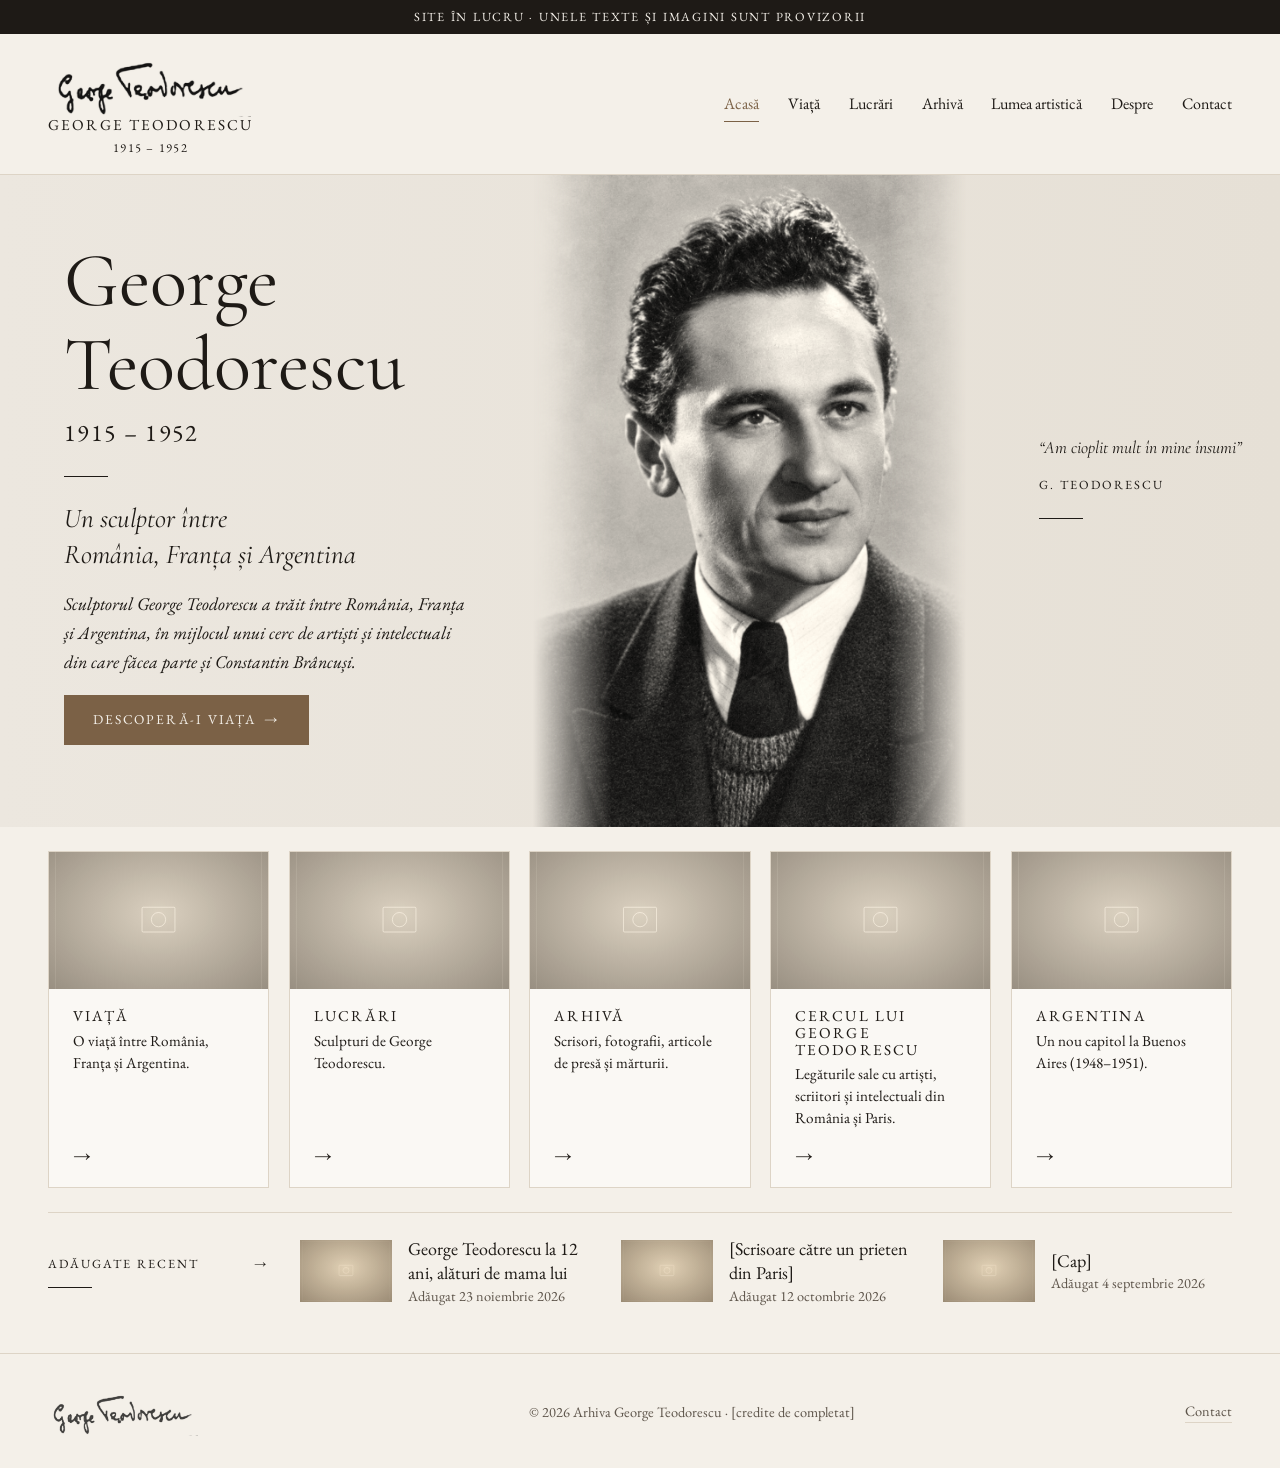
<file: index.html>
<!doctype html>
<html lang="ro">
<head>
<meta charset="utf-8">
<meta name="viewport" content="width=device-width, initial-scale=1">
<!-- remove at launch, when placeholders are replaced -->
<meta name="robots" content="noindex">
<title>George Teodorescu (1915–1952)</title>
<meta name="description" content="George Teodorescu (1915–1952): sculptor între România, Paris și Buenos Aires.">
<link rel="preconnect" href="https://fonts.googleapis.com">
<link rel="preconnect" href="https://fonts.gstatic.com" crossorigin>
<link href="https://fonts.googleapis.com/css2?family=Cormorant+Garamond:ital,wght@0,400;0,500;1,400&family=EB+Garamond:ital,wght@0,400;0,500;1,400&display=swap" rel="stylesheet">
<link rel="stylesheet" href="css/style.css">
</head>
<body>
<div class="wip" role="note">Site în lucru · unele texte și imagini sunt provizorii</div>
<header class="site-header">
  <div class="wrap">
    <a class="brand" href="index.html">
      <img src="assets/img/signature-george-teodorescu.png" alt="" width="200" height="67">
      <span class="name">George Teodorescu</span>
      <span class="years">1915 – 1952</span>
    </a>
    <nav class="nav" aria-label="Navigare principală">
      <a href="index.html" aria-current="page">Acasă</a>
      <a href="life.html">Viață</a>
      <a href="work.html">Lucrări</a>
      <a href="archive.html">Arhivă</a>
      <a href="circle.html">Lumea artistică</a>
      <a href="about.html">Despre</a>
      <a href="contact.html">Contact</a>
    </nav>
  </div>
</header>
<main>
<section class="hero">
  <div class="hero-text">
    <h1>George<br>Teodorescu</h1>
    <p class="dates">1915 – 1952</p>
    <hr class="rule">
    <p class="tagline">Un sculptor între<br>România, Franța și Argentina</p>
    <p><em>Sculptorul George Teodorescu a trăit între România, Franța și Argentina, în mijlocul unui cerc de artiști și intelectuali din care făcea parte și Constantin Brâncuși.</em></p>
    <p><a class="btn arrow" href="life.html">Descoperă-i viața</a></p>
  </div>
  <div class="hero-photo">
    <img src="assets/img/george-teodorescu.jpg" alt="Portretul lui George Teodorescu">
    <blockquote class="hero-quote">
      <em lang="ro">“Am cioplit mult în mine însumi”</em>
      <cite class="label">G. Teodorescu</cite>
      <hr class="rule">
    </blockquote>
  </div>
</section>

<div class="wrap">
  <div class="cards">
    <a class="card" href="life.html">
      <img src="assets/img/placeholder.svg" alt="[Vedere din București sau Paris, anii 1930]">
      <div class="card-body">
        <h3>Viață</h3>
        <p>O viață între România, Franța și Argentina.</p>
        <span class="arrow" aria-hidden="true"></span>
      </div>
    </a>
    <a class="card" href="work.html">
      <img src="assets/img/placeholder.svg" alt="[O sculptură de George Teodorescu]">
      <div class="card-body">
        <h3>Lucrări</h3>
        <p>Sculpturi de George Teodorescu.</p>
        <span class="arrow" aria-hidden="true"></span>
      </div>
    </a>
    <a class="card" href="archive.html">
      <img src="assets/img/placeholder.svg" alt="[Scrisori și plicuri scrise de mână]">
      <div class="card-body">
        <h3>Arhivă</h3>
        <p>Scrisori, fotografii, articole de presă și mărturii.</p>
        <span class="arrow" aria-hidden="true"></span>
      </div>
    </a>
    <a class="card" href="circle.html">
      <img src="assets/img/placeholder.svg" alt="[George Teodorescu alături de Constantin Brâncuși]">
      <div class="card-body">
        <h3>Cercul lui George Teodorescu</h3>
        <p>Legăturile sale cu artiști, scriitori și intelectuali din România și Paris.</p>
        <span class="arrow" aria-hidden="true"></span>
      </div>
    </a>
    <a class="card" href="life.html#argentina">
      <img src="assets/img/placeholder.svg" alt="[O stradă din Buenos Aires, spre sfârșitul anilor 1940]">
      <div class="card-body">
        <h3>Argentina</h3>
        <p>Un nou capitol la Buenos Aires (1948–1951).</p>
        <span class="arrow" aria-hidden="true"></span>
      </div>
    </a>
  </div>

  <div class="strip">
    <a class="head label" href="archive.html"><span>Adăugate recent<hr class="rule"></span><span class="arrow" aria-hidden="true"></span></a>
  </div>
</div>
</main>
<footer class="site-footer">
  <div class="wrap">
    <img src="assets/img/signature-george-teodorescu.png" alt="" width="150" height="50">
    <span>© 2026 Arhiva George Teodorescu · [credite de completat]</span>
    <a class="link" href="contact.html">Contact</a>
  </div>
</footer>
<script src="js/data.js"></script>
<script src="js/app.js"></script>
</body>
</html>
</file>
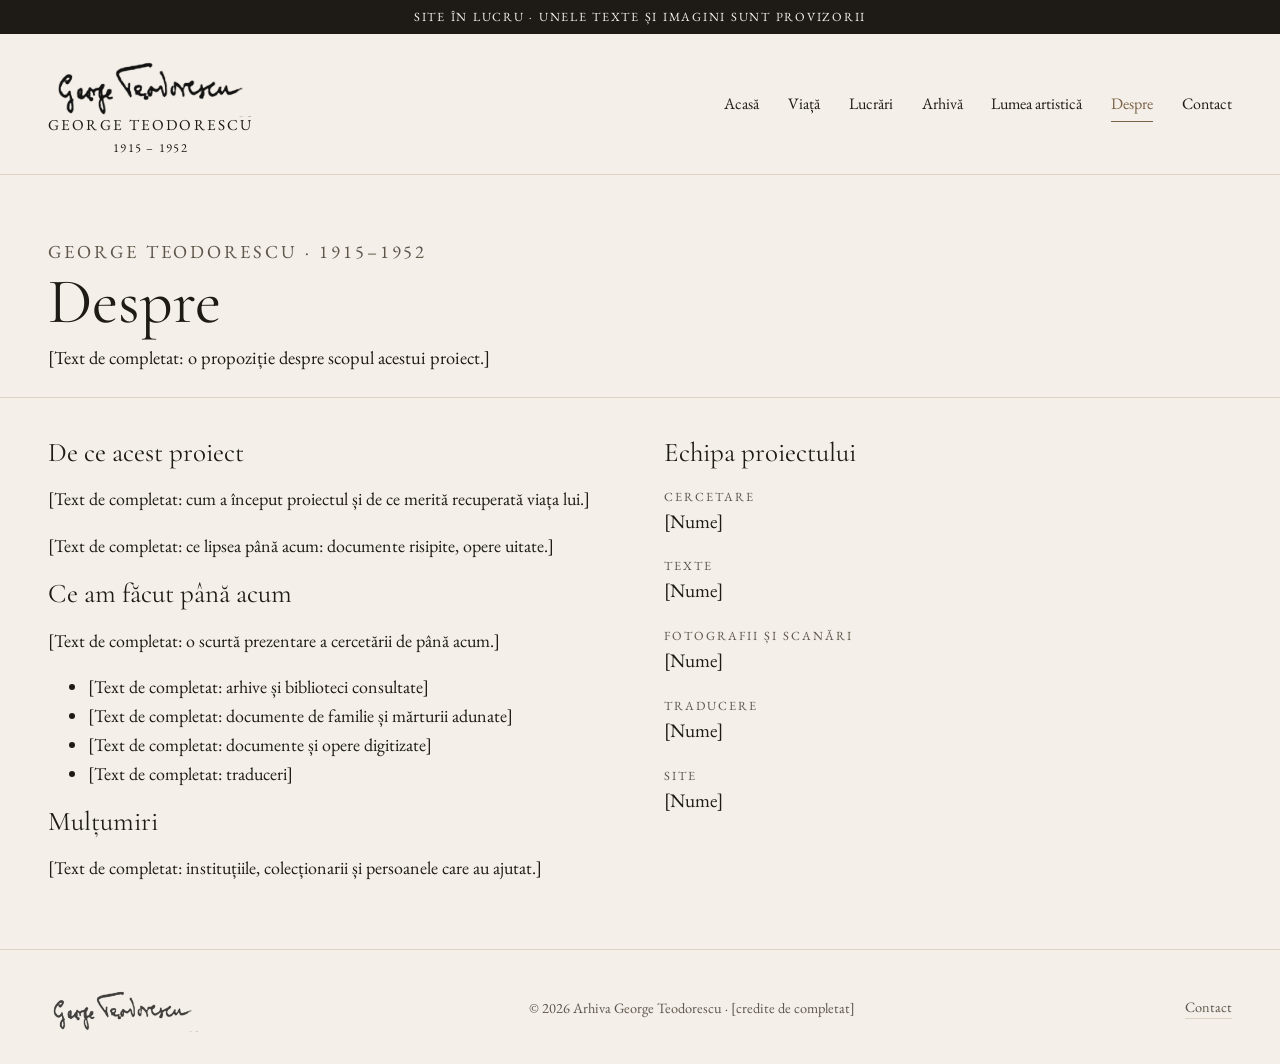
<file: about.html>
<!doctype html>
<html lang="ro">
<head>
<meta charset="utf-8">
<meta name="viewport" content="width=device-width, initial-scale=1">
<!-- remove at launch, when placeholders are replaced -->
<meta name="robots" content="noindex">
<title>Despre · George Teodorescu</title>
<meta name="description" content="De ce există acest proiect, ce s-a făcut pentru a recupera viața și opera lui George Teodorescu și cine se află în spatele lui.">
<link rel="preconnect" href="https://fonts.googleapis.com">
<link rel="preconnect" href="https://fonts.gstatic.com" crossorigin>
<link href="https://fonts.googleapis.com/css2?family=Cormorant+Garamond:ital,wght@0,400;0,500;1,400&family=EB+Garamond:ital,wght@0,400;0,500;1,400&display=swap" rel="stylesheet">
<link rel="stylesheet" href="css/style.css">
</head>
<body>
<div class="wip" role="note">Site în lucru · unele texte și imagini sunt provizorii</div>
<header class="site-header">
  <div class="wrap">
    <a class="brand" href="index.html">
      <img src="assets/img/signature-george-teodorescu.png" alt="" width="200" height="67">
      <span class="name">George Teodorescu</span>
      <span class="years">1915 – 1952</span>
    </a>
    <nav class="nav" aria-label="Navigare principală">
      <a href="index.html">Acasă</a>
      <a href="life.html">Viață</a>
      <a href="work.html">Lucrări</a>
      <a href="archive.html">Arhivă</a>
      <a href="circle.html">Lumea artistică</a>
      <a href="about.html" aria-current="page">Despre</a>
      <a href="contact.html">Contact</a>
    </nav>
  </div>
</header>
<main>
<div class="wrap page-head">
  <p class="label muted">George Teodorescu · 1915–1952</p>
  <h1>Despre</h1>
  <p>[Text de completat: o propoziție despre scopul acestui proiect.]</p>
</div>
<div class="wrap">
  <section class="split">
    <div class="prose">
      <h2>De ce acest proiect</h2>
      <p>[Text de completat: cum a început proiectul și de ce merită recuperată viața lui.]</p>
      <p>[Text de completat: ce lipsea până acum: documente risipite, opere uitate.]</p>
      <h2>Ce am făcut până acum</h2>
      <p>[Text de completat: o scurtă prezentare a cercetării de până acum.]</p>
      <ul>
        <li>[Text de completat: arhive și biblioteci consultate]</li>
        <li>[Text de completat: documente de familie și mărturii adunate]</li>
        <li>[Text de completat: documente și opere digitizate]</li>
        <li>[Text de completat: traduceri]</li>
      </ul>
      <h2>Mulțumiri</h2>
      <p>[Text de completat: instituțiile, colecționarii și persoanele care au ajutat.]</p>
    </div>
    <div>
      <h2>Echipa proiectului</h2>
      <dl class="facts">
        <dt class="label muted">Cercetare</dt>
        <dd>[Nume]</dd>
        <dt class="label muted">Texte</dt>
        <dd>[Nume]</dd>
        <dt class="label muted">Fotografii și scanări</dt>
        <dd>[Nume]</dd>
        <dt class="label muted">Traducere</dt>
        <dd>[Nume]</dd>
        <dt class="label muted">Site</dt>
        <dd>[Nume]</dd>
      </dl>
    </div>
  </section>
</div>
</main>
<footer class="site-footer">
  <div class="wrap">
    <img src="assets/img/signature-george-teodorescu.png" alt="" width="150" height="50">
    <span>© 2026 Arhiva George Teodorescu · [credite de completat]</span>
    <a class="link" href="contact.html">Contact</a>
  </div>
</footer>
</body>
</html>
</file>
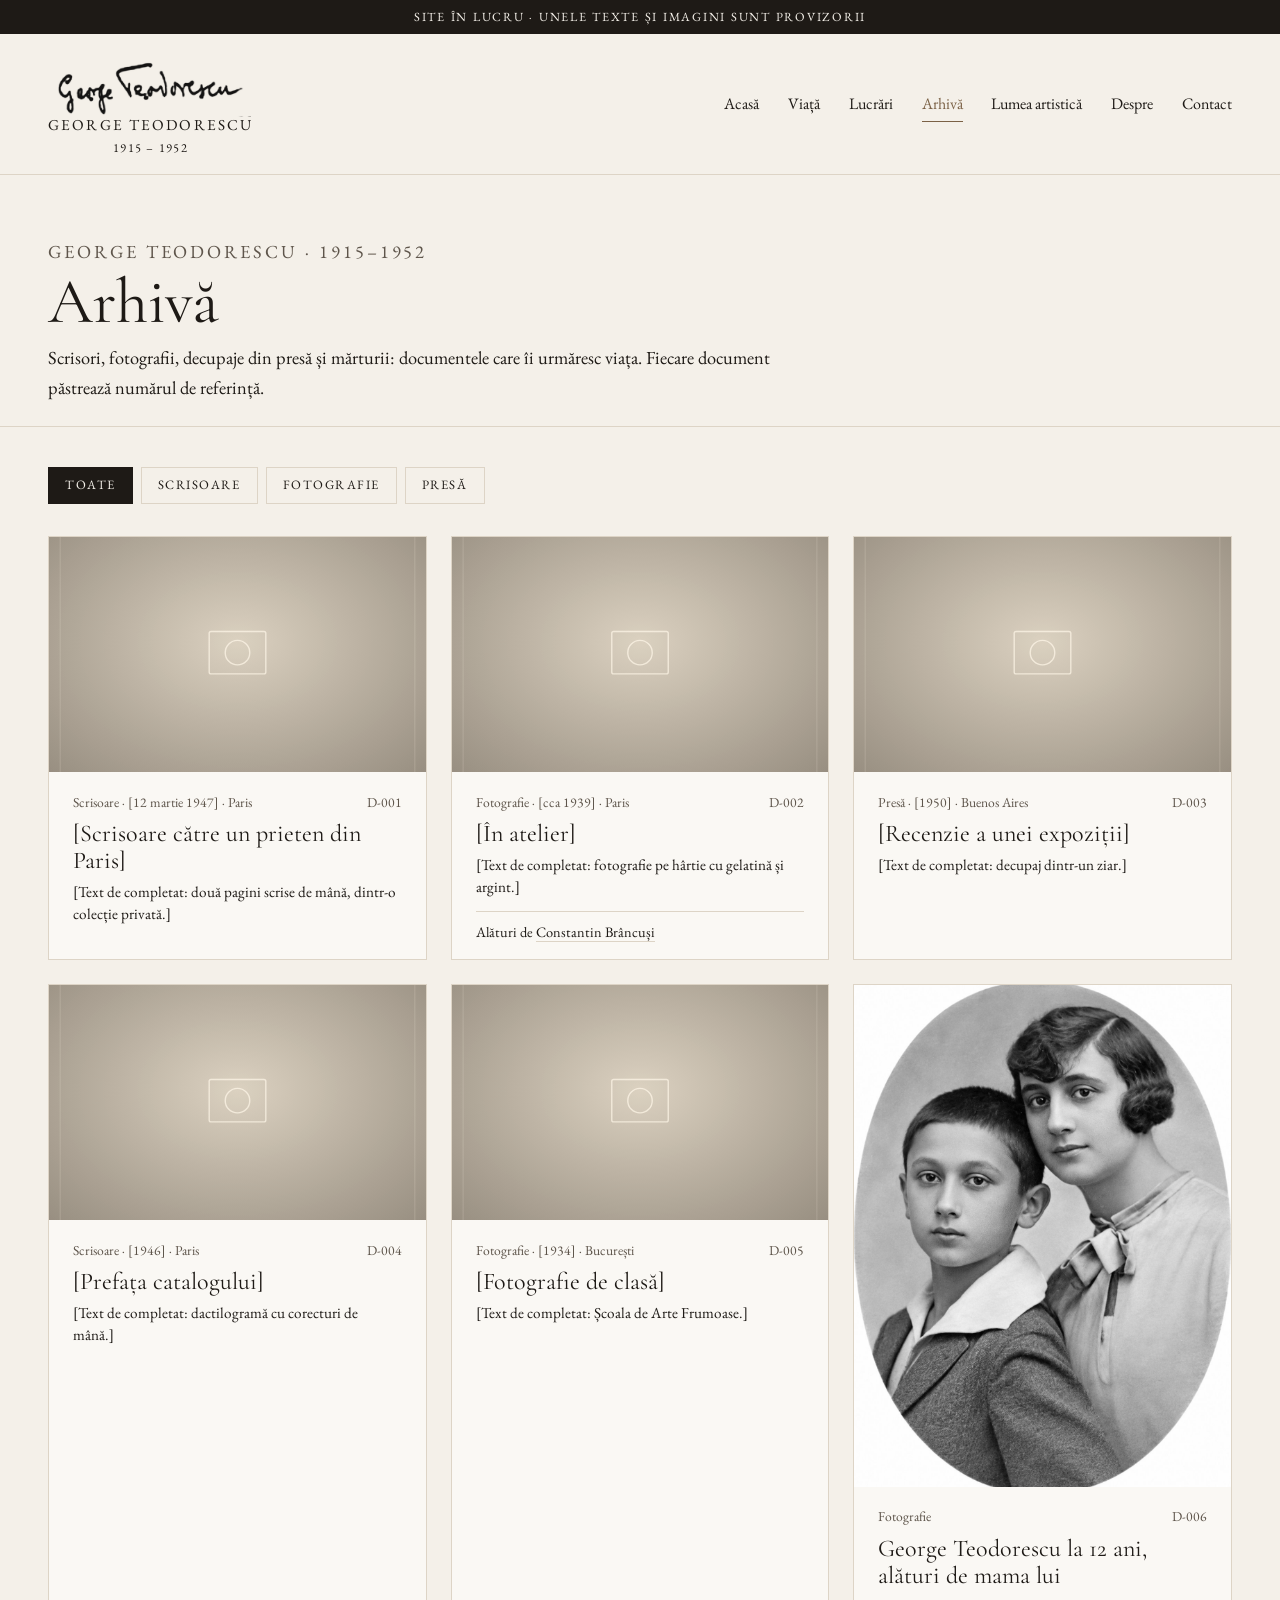
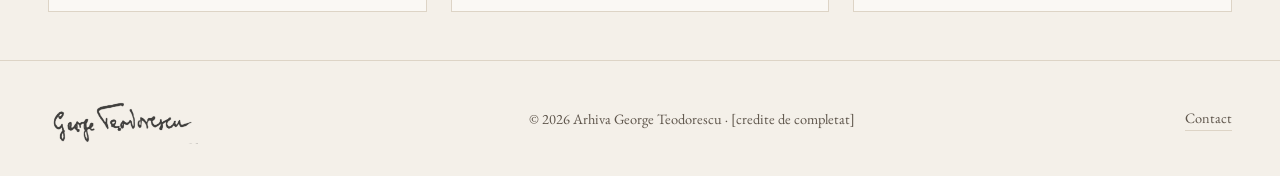
<file: archive.html>
<!doctype html>
<html lang="ro">
<head>
<meta charset="utf-8">
<meta name="viewport" content="width=device-width, initial-scale=1">
<!-- remove at launch, when placeholders are replaced -->
<meta name="robots" content="noindex">
<title>Arhivă · George Teodorescu</title>
<meta name="description" content="Documente despre George Teodorescu: scrisori, fotografii, articole de presă și mărturii.">
<link rel="preconnect" href="https://fonts.googleapis.com">
<link rel="preconnect" href="https://fonts.gstatic.com" crossorigin>
<link href="https://fonts.googleapis.com/css2?family=Cormorant+Garamond:ital,wght@0,400;0,500;1,400&family=EB+Garamond:ital,wght@0,400;0,500;1,400&display=swap" rel="stylesheet">
<link rel="stylesheet" href="css/style.css">
</head>
<body>
<div class="wip" role="note">Site în lucru · unele texte și imagini sunt provizorii</div>
<header class="site-header">
  <div class="wrap">
    <a class="brand" href="index.html">
      <img src="assets/img/signature-george-teodorescu.png" alt="" width="200" height="67">
      <span class="name">George Teodorescu</span>
      <span class="years">1915 – 1952</span>
    </a>
    <nav class="nav" aria-label="Navigare principală">
      <a href="index.html">Acasă</a>
      <a href="life.html">Viață</a>
      <a href="work.html">Lucrări</a>
      <a href="archive.html" aria-current="page">Arhivă</a>
      <a href="circle.html">Lumea artistică</a>
      <a href="about.html">Despre</a>
      <a href="contact.html">Contact</a>
    </nav>
  </div>
</header>
<main>
<div class="wrap page-head">
  <p class="label muted">George Teodorescu · 1915–1952</p>
  <h1>Arhivă</h1>
  <p>Scrisori, fotografii, decupaje din presă și mărturii: documentele care îi urmăresc viața. Fiecare document păstrează numărul de referință.</p>
</div>
<div class="wrap">
  <section>
    <div class="filters" aria-label="Filtrează arhiva"></div>
    <div class="archive" data-kind="document"></div>
  </section>
</div>
</main>
<footer class="site-footer">
  <div class="wrap">
    <img src="assets/img/signature-george-teodorescu.png" alt="" width="150" height="50">
    <span>© 2026 Arhiva George Teodorescu · [credite de completat]</span>
    <a class="link" href="contact.html">Contact</a>
  </div>
</footer>
<script src="js/data.js"></script>
<script src="js/app.js"></script>
</body>
</html>
</file>
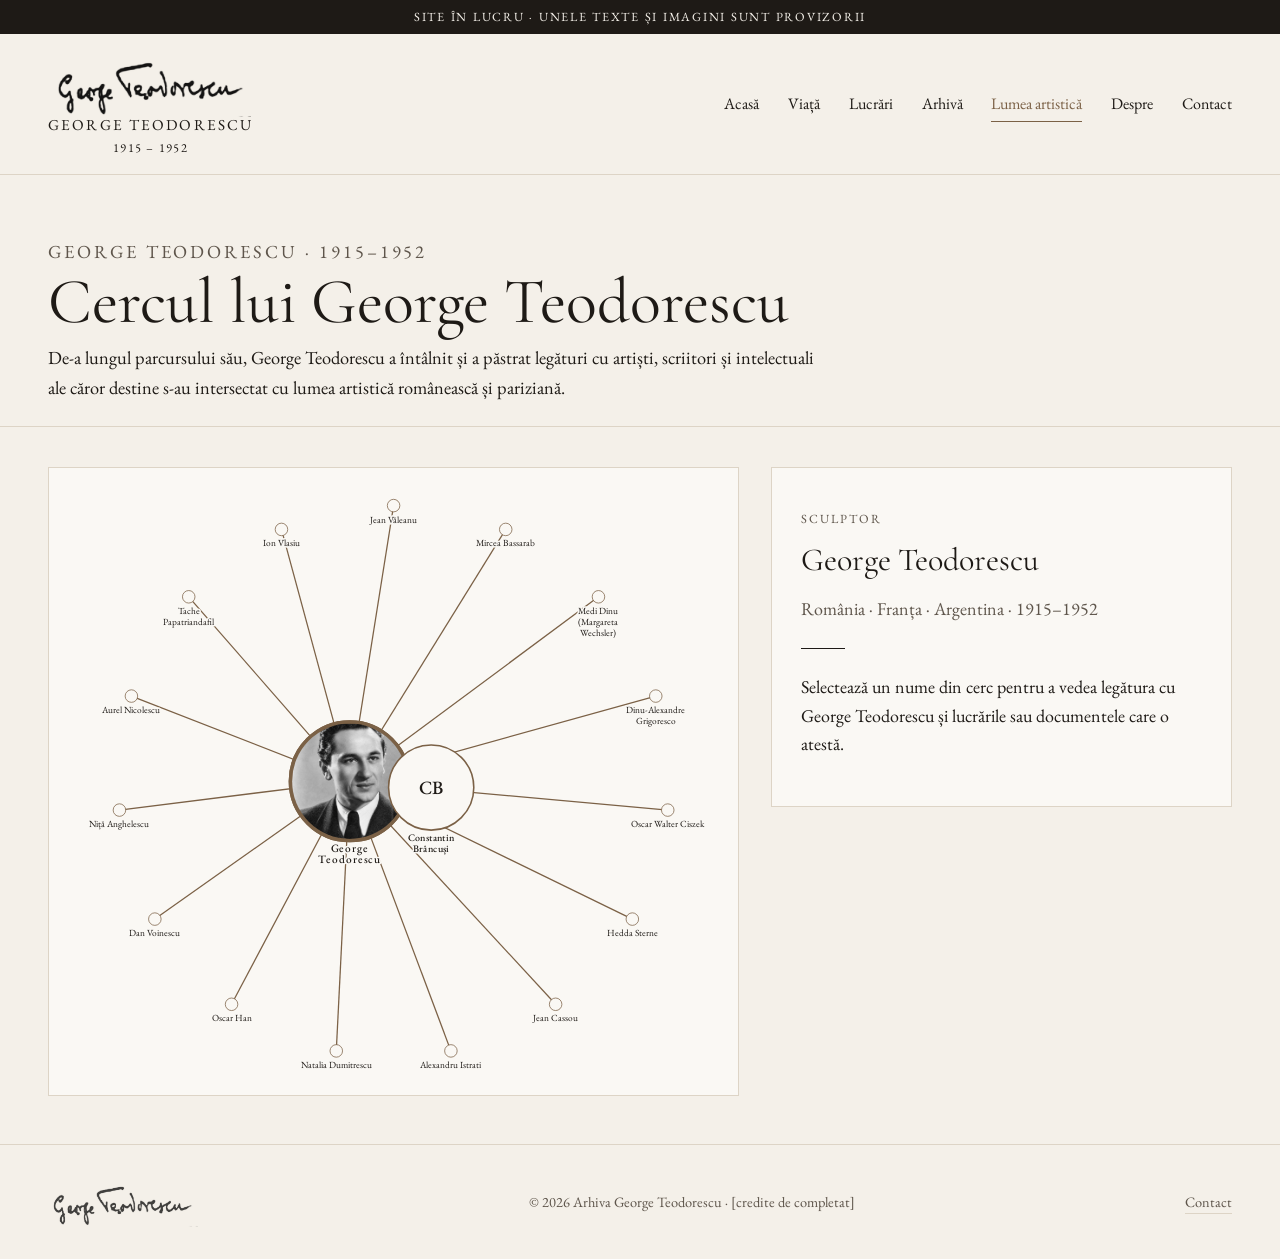
<file: circle.html>
<!doctype html>
<html lang="ro">
<head>
<meta charset="utf-8">
<meta name="viewport" content="width=device-width, initial-scale=1">
<!-- remove at launch, when placeholders are replaced -->
<meta name="robots" content="noindex">
<title>Cercul lui George Teodorescu · George Teodorescu</title>
<meta name="description" content="De-a lungul parcursului său, George Teodorescu a întâlnit și a păstrat legături cu artiști, scriitori și intelectuali ale căror destine s-au intersectat cu lumea artistică românească și pariziană.">
<link rel="preconnect" href="https://fonts.googleapis.com">
<link rel="preconnect" href="https://fonts.gstatic.com" crossorigin>
<link href="https://fonts.googleapis.com/css2?family=Cormorant+Garamond:ital,wght@0,400;0,500;1,400&family=EB+Garamond:ital,wght@0,400;0,500;1,400&display=swap" rel="stylesheet">
<link rel="stylesheet" href="css/style.css">
</head>
<body>
<div class="wip" role="note">Site în lucru · unele texte și imagini sunt provizorii</div>
<header class="site-header">
  <div class="wrap">
    <a class="brand" href="index.html">
      <img src="assets/img/signature-george-teodorescu.png" alt="" width="200" height="67">
      <span class="name">George Teodorescu</span>
      <span class="years">1915 – 1952</span>
    </a>
    <nav class="nav" aria-label="Navigare principală">
      <a href="index.html">Acasă</a>
      <a href="life.html">Viață</a>
      <a href="work.html">Lucrări</a>
      <a href="archive.html">Arhivă</a>
      <a href="circle.html" aria-current="page">Lumea artistică</a>
      <a href="about.html">Despre</a>
      <a href="contact.html">Contact</a>
    </nav>
  </div>
</header>
<main>
<div class="wrap page-head">
  <p class="label muted">George Teodorescu · 1915–1952</p>
  <h1>Cercul lui George Teodorescu</h1>
  <p>De-a lungul parcursului său, George Teodorescu a întâlnit și a păstrat legături cu artiști, scriitori și intelectuali ale căror destine s-au intersectat cu lumea artistică românească și pariziană.</p>
</div>
<div class="wrap">
  <section class="circle">
    <div class="graph"><svg role="group" aria-label="Graficul relațiilor lui George Teodorescu"></svg></div>
    <aside class="panel" aria-live="polite"></aside>
  </section>
</div>
</main>
<footer class="site-footer">
  <div class="wrap">
    <img src="assets/img/signature-george-teodorescu.png" alt="" width="150" height="50">
    <span>© 2026 Arhiva George Teodorescu · [credite de completat]</span>
    <a class="link" href="contact.html">Contact</a>
  </div>
</footer>
<script src="js/data.js"></script>
<script src="js/app.js"></script>
</body>
</html>
</file>
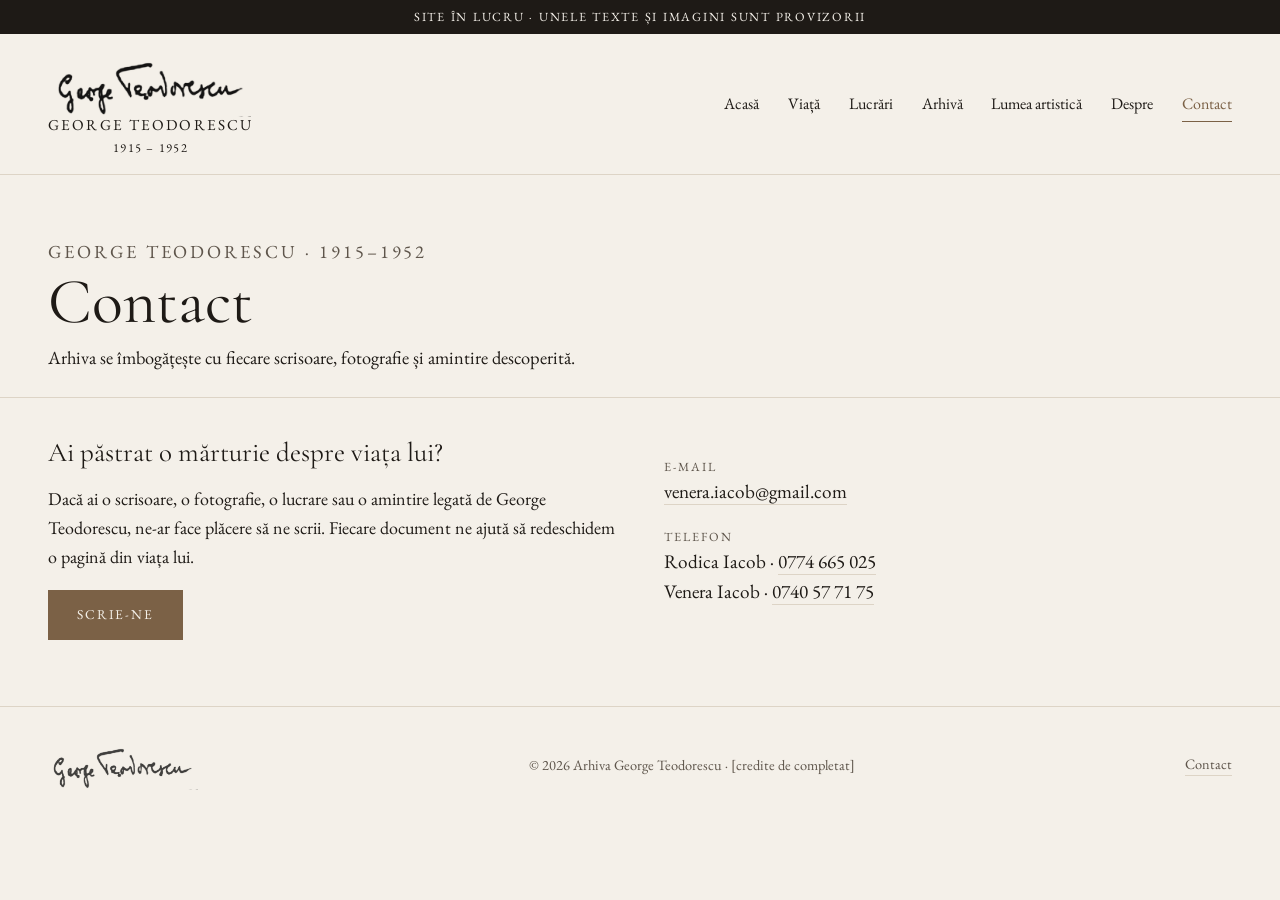
<file: contact.html>
<!doctype html>
<html lang="ro">
<head>
<meta charset="utf-8">
<meta name="viewport" content="width=device-width, initial-scale=1">
<!-- remove at launch, when placeholders are replaced -->
<meta name="robots" content="noindex">
<title>Contact · George Teodorescu</title>
<meta name="description" content="Contactează arhiva George Teodorescu sau trimite un document despre viața lui.">
<link rel="preconnect" href="https://fonts.googleapis.com">
<link rel="preconnect" href="https://fonts.gstatic.com" crossorigin>
<link href="https://fonts.googleapis.com/css2?family=Cormorant+Garamond:ital,wght@0,400;0,500;1,400&family=EB+Garamond:ital,wght@0,400;0,500;1,400&display=swap" rel="stylesheet">
<link rel="stylesheet" href="css/style.css">
</head>
<body>
<div class="wip" role="note">Site în lucru · unele texte și imagini sunt provizorii</div>
<header class="site-header">
  <div class="wrap">
    <a class="brand" href="index.html">
      <img src="assets/img/signature-george-teodorescu.png" alt="" width="200" height="67">
      <span class="name">George Teodorescu</span>
      <span class="years">1915 – 1952</span>
    </a>
    <nav class="nav" aria-label="Navigare principală">
      <a href="index.html">Acasă</a>
      <a href="life.html">Viață</a>
      <a href="work.html">Lucrări</a>
      <a href="archive.html">Arhivă</a>
      <a href="circle.html">Lumea artistică</a>
      <a href="about.html">Despre</a>
      <a href="contact.html" aria-current="page">Contact</a>
    </nav>
  </div>
</header>
<main>
<div class="wrap page-head">
  <p class="label muted">George Teodorescu · 1915–1952</p>
  <h1>Contact</h1>
  <p>Arhiva se îmbogățește cu fiecare scrisoare, fotografie și amintire descoperită.</p>
</div>
<div class="wrap">
  <section class="split">
    <div class="prose">
      <h2>Ai păstrat o mărturie despre viața lui?</h2>
      <p>Dacă ai o scrisoare, o fotografie, o lucrare sau o amintire legată de George Teodorescu, ne-ar face plăcere să ne scrii. Fiecare document ne ajută să redeschidem o pagină din viața lui.</p>
      <p><a class="btn" href="mailto:venera.iacob@gmail.com">Scrie-ne</a></p>
    </div>
    <dl class="facts">
      <dt class="label muted">E-mail</dt>
      <dd><a class="link" href="mailto:venera.iacob@gmail.com">venera.iacob@gmail.com</a></dd>
      <dt class="label muted">Telefon</dt>
      <dd>Rodica Iacob · <a class="link" href="tel:+40774665025">0774 665 025</a></dd>
      <dd>Venera Iacob · <a class="link" href="tel:+40740577175">0740 57 71 75</a></dd>
    </dl>
  </section>
</div>
</main>
<footer class="site-footer">
  <div class="wrap">
    <img src="assets/img/signature-george-teodorescu.png" alt="" width="150" height="50">
    <span>© 2026 Arhiva George Teodorescu · [credite de completat]</span>
    <a class="link" href="contact.html">Contact</a>
  </div>
</footer>
</body>
</html>
</file>
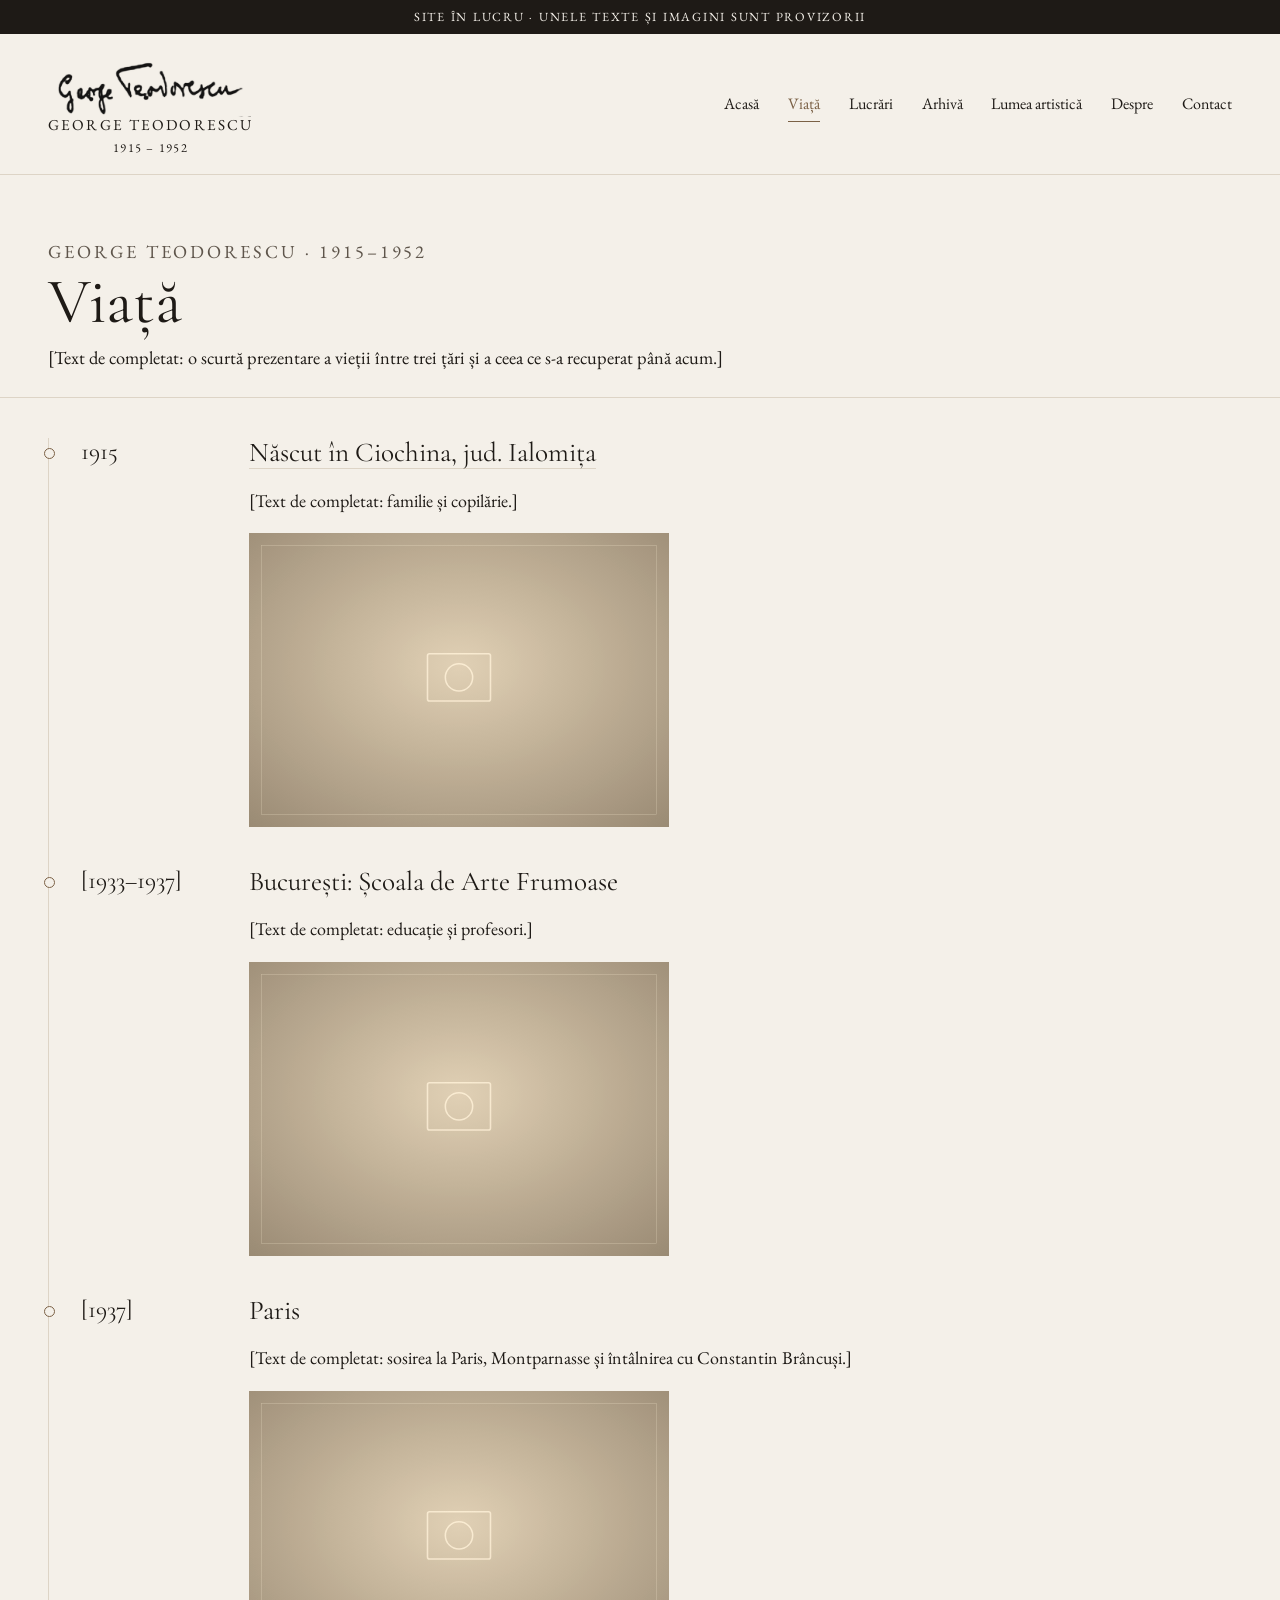
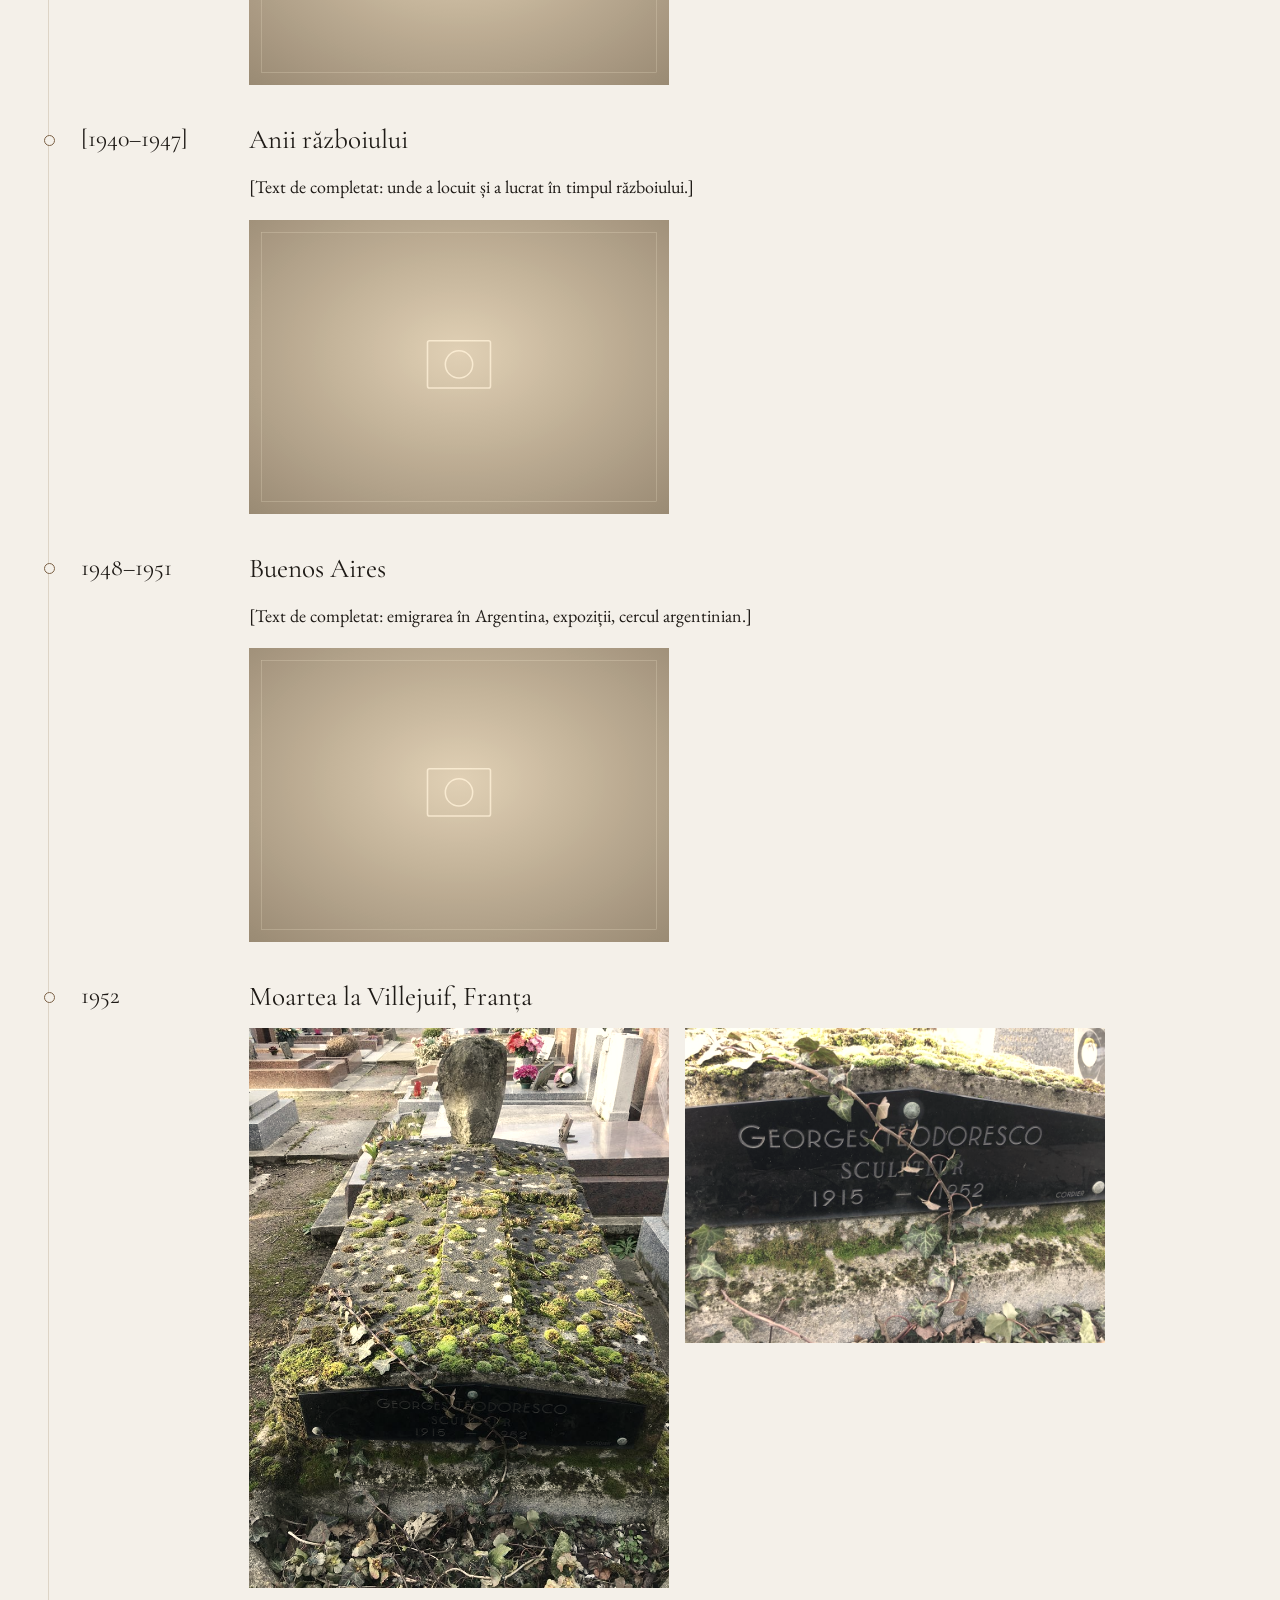
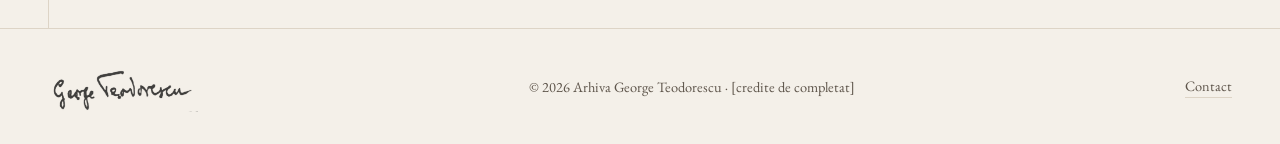
<file: life.html>
<!doctype html>
<html lang="ro">
<head>
<meta charset="utf-8">
<meta name="viewport" content="width=device-width, initial-scale=1">
<!-- remove at launch, when placeholders are replaced -->
<meta name="robots" content="noindex">
<title>Viață · George Teodorescu</title>
<meta name="description" content="Viața lui George Teodorescu, de la România la Paris și Buenos Aires.">
<link rel="preconnect" href="https://fonts.googleapis.com">
<link rel="preconnect" href="https://fonts.gstatic.com" crossorigin>
<link href="https://fonts.googleapis.com/css2?family=Cormorant+Garamond:ital,wght@0,400;0,500;1,400&family=EB+Garamond:ital,wght@0,400;0,500;1,400&display=swap" rel="stylesheet">
<link rel="stylesheet" href="css/style.css">
</head>
<body>
<div class="wip" role="note">Site în lucru · unele texte și imagini sunt provizorii</div>
<header class="site-header">
  <div class="wrap">
    <a class="brand" href="index.html">
      <img src="assets/img/signature-george-teodorescu.png" alt="" width="200" height="67">
      <span class="name">George Teodorescu</span>
      <span class="years">1915 – 1952</span>
    </a>
    <nav class="nav" aria-label="Navigare principală">
      <a href="index.html">Acasă</a>
      <a href="life.html" aria-current="page">Viață</a>
      <a href="work.html">Lucrări</a>
      <a href="archive.html">Arhivă</a>
      <a href="circle.html">Lumea artistică</a>
      <a href="about.html">Despre</a>
      <a href="contact.html">Contact</a>
    </nav>
  </div>
</header>
<main>
<div class="wrap page-head">
  <p class="label muted">George Teodorescu · 1915–1952</p>
  <h1>Viață</h1>
  <p>[Text de completat: o scurtă prezentare a vieții între trei țări și a ceea ce s-a recuperat până acum.]</p>
</div>
<div class="wrap">
  <ol class="timeline">
    <li>
      <span class="when">1915</span>
      <div>
        <h2><button class="link birth-trigger" type="button" aria-haspopup="dialog" aria-controls="birth-details">Născut în Ciochina, jud. Ialomița</button></h2>
        <p class="prose">[Text de completat: familie și copilărie.]</p>
        <img src="assets/img/placeholder.svg" alt="[Fotografie: locul nașterii]">
        <dialog class="birth-dialog" id="birth-details" aria-labelledby="birth-details-title">
          <form method="dialog" class="birth-dialog-close-form">
            <button class="birth-dialog-close" aria-label="Închide fereastra">×</button>
          </form>
          <h2 id="birth-details-title">Despre ziua în care George Teodorescu a venit pe lume</h2>
          <div class="prose birth-story">
            <p>A trezit-o sunetul melodios al clopotului bisericii din sat. Pentru câteva clipe nu înțelegea de ce bate clopotul. Era obosită. Pruncul din pântece fusese deosebit de vioi și ea nu se odihnise bine.</p>
            <p>S-a ridicat gemând și s-a dus la fereastră. „- Ce sărbătoare ar putea fi?” se întrebă somnoroasă.</p>
            <p>Caisul de lângă fereastră începuse să se încarce cu flori. Deschise larg fereastra și mireasma dulce a primăverii intră în cameră. Pruncul se mișcă nerăbdător și-o făcu să-și pună blând palmele peste pântecul greu. Maria oftă și se gândi că ar mai avea cam două săptămâni până la soroc.</p>
            <p>În cameră năvăli Paul, primul născut, un băiețel de cinci ani urmat de Tinca, fata din casă. Maria îi primi îmbrățișarea năvalnică și-l sărută pe frunte.</p>
            <p>- Mai ușor, dragul mamei!</p>
            <p>Băiatul o luă de mână și o privi serios.</p>
            <p>- Când vine bebe?... Vreau să mă joc cu el mai repede.</p>
            <p>- Va veni curând. Hai, du-te și te joacă afară. Vezi ce soare e?</p>
            <p>Tinca luă copilul de mînă și ieșiră.</p>
            <p>Fără veste, o durere puternică îi scutură corpul. Respiră adânc de câteva ori. Moașa îi spusese că mai are de așteptat. Neliniștită, făcu un pas către ușă. În acel moment un val de lichid i se scurse pe picioare. Deschise ușa și strigă:</p>
            <p>- Aurel! Vino, te rog!...</p>
            <p>Soțul ei apăru imediat. Înțelese situația și o conduse către pat.</p>
            <p>- Draga mea! Se pare că azi vom spune bun venit celui de-al doilea copil! Stai liniștită. Mă duc să anunț medicul.</p>
            <p>Ieși apoi se întoarse:</p>
            <p>- Azi e „Izvorul Tămăduirii”. Copilul nostru se va naște la zi mare!</p>
            <p>... Peste câteva ore, Aurel Teodorescu, avocat, va declara nașterea celui de-al doilea fiu în prezența a doi martori, după obiceiul vremii.</p>
            <blockquote>
              <p>„ Act de naștere din anul una mie nouă sute cinsprezece, luna aprilie, ziua douăzeci și trei, orele patru dupăamiaza. În ziua de douăzeci și două aprilie ora douăsprezece și douăzeci minute după amiază s-a născut în casa părinților săi din comuna Ciochina un copil de sex bărbătesc căruia i s-a dat numele de George, numele de familie fiind Teodorescu, fiu legitim al domnului Aurel Teodorescu domiciliat în comuna Ciochina și al doamnei Maria născută Atanasie Petrescu domiciliată în comuna Ciochina.”</p>
            </blockquote>
            <p class="birth-author"><strong>Rodica Iacob</strong><br><em>Nepoata și fina lui George Teodorescu</em><br>24 noiembrie 2026</p>
          </div>
        </dialog>
      </div>
    </li>
    <li>
      <span class="when">[1933–1937]</span>
      <div>
        <h2>București: Școala de Arte Frumoase</h2>
        <p class="prose">[Text de completat: educație și profesori.]</p>
        <img src="assets/img/placeholder.svg" alt="[Fotografie: Școala de Arte Frumoase din București]">
      </div>
    </li>
    <li>
      <span class="when">[1937]</span>
      <div>
        <h2>Paris</h2>
        <p class="prose">[Text de completat: sosirea la Paris, Montparnasse și întâlnirea cu Constantin Brâncuși.]</p>
        <img src="assets/img/placeholder.svg" alt="[Fotografie: Paris]">
      </div>
    </li>
    <li>
      <span class="when">[1940–1947]</span>
      <div>
        <h2>Anii războiului</h2>
        <p class="prose">[Text de completat: unde a locuit și a lucrat în timpul războiului.]</p>
        <img src="assets/img/placeholder.svg" alt="[Fotografie: anii războiului]">
      </div>
    </li>
    <li id="argentina">
      <span class="when">1948–1951</span>
      <div>
        <h2>Buenos Aires</h2>
        <p class="prose">[Text de completat: emigrarea în Argentina, expoziții, cercul argentinian.]</p>
        <img src="assets/img/placeholder.svg" alt="[Fotografie: Buenos Aires]">
      </div>
    </li>
    <li>
      <span class="when">1952</span>
      <div>
        <h2>Moartea la Villejuif, Franța</h2>
        <div class="timeline-photos">
          <img src="assets/img/george-teodorescu-grave-villejuif.jpg" alt="Mormântul lui George Teodorescu din cimitirul Villejuif" width="750" height="1000" loading="lazy">
          <img src="assets/img/george-teodorescu-grave-inscription-villejuif.jpg" alt="Detaliu al inscripției de pe mormântul lui George Teodorescu" width="1000" height="750" loading="lazy">
        </div>
      </div>
    </li>
  </ol>
</div>
</main>
<footer class="site-footer">
  <div class="wrap">
    <img src="assets/img/signature-george-teodorescu.png" alt="" width="150" height="50">
    <span>© 2026 Arhiva George Teodorescu · [credite de completat]</span>
    <a class="link" href="contact.html">Contact</a>
  </div>
</footer>
<script src="js/birth-dialog.js"></script>
</body>
</html>
</file>
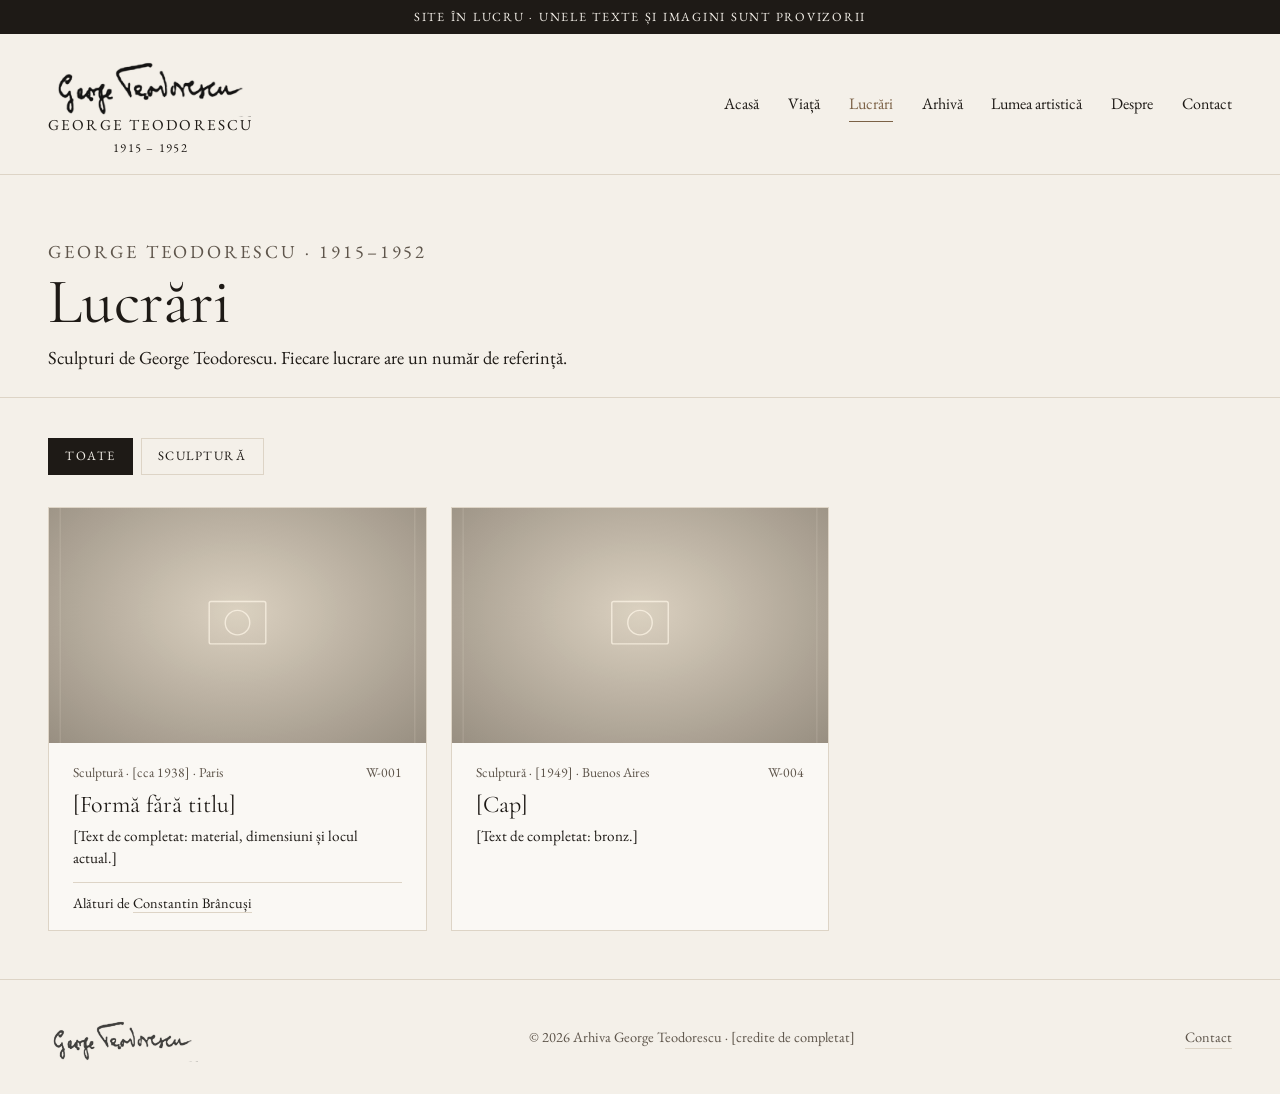
<file: work.html>
<!doctype html>
<html lang="ro">
<head>
<meta charset="utf-8">
<meta name="viewport" content="width=device-width, initial-scale=1">
<!-- remove at launch, when placeholders are replaced -->
<meta name="robots" content="noindex">
<title>Lucrări · George Teodorescu</title>
<meta name="description" content="Sculpturile lui George Teodorescu.">
<link rel="preconnect" href="https://fonts.googleapis.com">
<link rel="preconnect" href="https://fonts.gstatic.com" crossorigin>
<link href="https://fonts.googleapis.com/css2?family=Cormorant+Garamond:ital,wght@0,400;0,500;1,400&family=EB+Garamond:ital,wght@0,400;0,500;1,400&display=swap" rel="stylesheet">
<link rel="stylesheet" href="css/style.css">
</head>
<body>
<div class="wip" role="note">Site în lucru · unele texte și imagini sunt provizorii</div>
<header class="site-header">
  <div class="wrap">
    <a class="brand" href="index.html">
      <img src="assets/img/signature-george-teodorescu.png" alt="" width="200" height="67">
      <span class="name">George Teodorescu</span>
      <span class="years">1915 – 1952</span>
    </a>
    <nav class="nav" aria-label="Navigare principală">
      <a href="index.html">Acasă</a>
      <a href="life.html">Viață</a>
      <a href="work.html" aria-current="page">Lucrări</a>
      <a href="archive.html">Arhivă</a>
      <a href="circle.html">Lumea artistică</a>
      <a href="about.html">Despre</a>
      <a href="contact.html">Contact</a>
    </nav>
  </div>
</header>
<main>
<div class="wrap page-head">
  <p class="label muted">George Teodorescu · 1915–1952</p>
  <h1>Lucrări</h1>
  <p>Sculpturi de George Teodorescu. Fiecare lucrare are un număr de referință.</p>
</div>
<div class="wrap">
  <section>
    <div class="filters" aria-label="Filtrează lucrările"></div>
    <div class="archive" data-kind="work"></div>
  </section>
</div>
</main>
<footer class="site-footer">
  <div class="wrap">
    <img src="assets/img/signature-george-teodorescu.png" alt="" width="150" height="50">
    <span>© 2026 Arhiva George Teodorescu · [credite de completat]</span>
    <a class="link" href="contact.html">Contact</a>
  </div>
</footer>
<script src="js/data.js"></script>
<script src="js/app.js"></script>
</body>
</html>
</file>
<file: css/style.css>
:root {
  --paper: #f4f0e9;
  --card: #faf8f4;
  --ink: #1e1a16;
  --muted: #5e554b;
  --rule: #ddd4c6;
  --accent: #7b6146;
  --accent-dark: #634d37;
  --display: "Cormorant Garamond", "Didot", Georgia, serif;
  --body: "EB Garamond", Georgia, serif;
  --wrap: 1280px;
}

* { box-sizing: border-box; }
html { scroll-behavior: smooth; }
body {
  margin: 0;
  background: var(--paper);
  color: var(--ink);
  font: 18px/1.6 var(--body);
}
img { max-width: 100%; display: block; }
a { color: inherit; }
h1, h2, h3 { font-family: var(--display); font-weight: 400; line-height: 1.1; margin: 0 0 .5em; }
.wrap { max-width: var(--wrap); margin: 0 auto; padding: 0 clamp(16px, 4vw, 48px); }
.label {
  font-family: var(--body);
  font-size: .78rem;
  letter-spacing: .16em;
  text-transform: uppercase;
}
.rule { width: 44px; border: 0; border-top: 1px solid var(--ink); margin: 1.5rem 0; }
.muted { color: var(--muted); }
.arrow::after { content: "\2192"; margin-left: .6em; }

/* Header */
.site-header { border-bottom: 1px solid var(--rule); }
.site-header .wrap { display: flex; align-items: center; gap: 2rem; padding-block: 1rem; }
.brand { text-decoration: none; text-align: center; flex-shrink: 0; }
.brand img { width: 200px; height: auto; margin: 0 auto -4px; mix-blend-mode: multiply; }
.brand .name { display: block; font-size: .95rem; letter-spacing: .14em; text-transform: uppercase; }
.brand .years { display: block; font-size: .78rem; letter-spacing: .1em; }
.nav { display: flex; gap: 1.8rem; margin-left: auto; overflow-x: auto; }
.nav a { text-decoration: none; font-size: 1rem; padding: .3rem 0; white-space: nowrap; border-bottom: 1px solid transparent; }
.nav a:hover { color: var(--accent); }
.nav a[aria-current="page"] { color: var(--accent); border-bottom-color: var(--accent); }

/* Buttons */
.btn {
  display: inline-block;
  background: var(--accent);
  color: #f4f0e9;
  padding: .9rem 1.8rem;
  text-decoration: none;
  border: 0;
  font: inherit;
  font-size: .85rem;
  letter-spacing: .14em;
  text-transform: uppercase;
  cursor: pointer;
}
.btn:hover { background: var(--accent-dark); }
.link { text-decoration: none; border-bottom: 1px solid var(--rule); }
.link:hover { border-color: var(--accent); color: var(--accent); }

/* Hero */
.hero {
  display: grid;
  grid-template-columns: minmax(0, 5fr) minmax(0, 7fr);
  background: linear-gradient(90deg, #ece7df, #e6e0d6);
  min-height: 520px;
}
.hero-text { padding: clamp(2rem, 5vw, 5rem) clamp(16px, 5vw, 5rem); align-self: center; }
.hero h1 { font-size: clamp(3rem, 6vw, 5.2rem); margin: 0; }
.hero .dates { font-size: 1.5rem; letter-spacing: .06em; margin: .4rem 0 0; }
.hero .tagline { font-family: var(--display); font-style: italic; font-size: 1.7rem; line-height: 1.3; margin: 0 0 1rem; }
.hero p { max-width: 34em; }
.hero-photo { position: relative; overflow: hidden; }
/* portrait is upright on a light backdrop: it fills the left of the column, the quote sits beside it */
.hero-photo img { position: absolute; inset: 0 auto 0 0; width: 58%; height: 100%; object-fit: cover; object-position: center 30%; filter: sepia(.25) grayscale(.3);
  mask-image: linear-gradient(to right, transparent, #000 18%, #000 82%, transparent); }
.hero-quote {
  position: absolute; right: clamp(1rem, 3vw, 3rem); top: 40%;
  margin: 0; width: max-content; max-width: calc(100% - 2rem); white-space: nowrap; color: var(--ink);
  font-family: var(--display); font-style: italic; font-size: clamp(.7rem, 1.5vw, 1.1rem); line-height: 1.4;
}
.hero-quote cite { display: block; font-style: normal; margin-top: 1rem; }
.hero-quote .rule { border-color: var(--ink); }

/* Cards */
.cards { display: grid; grid-template-columns: repeat(auto-fit, minmax(210px, 1fr)); gap: 1.2rem; padding-block: 1.5rem; }
.card { background: var(--card); border: 1px solid var(--rule); text-decoration: none; display: flex; flex-direction: column; }
.card img { aspect-ratio: 16 / 10; object-fit: cover; width: 100%; filter: sepia(.3) grayscale(.4); }
.card-body { padding: 1.2rem 1.5rem 1rem; display: flex; flex-direction: column; flex: 1; }
.card h3 { font-family: var(--body); font-size: .95rem; letter-spacing: .14em; text-transform: uppercase; margin: 0 0 .3rem; }
.card p { margin: 0 0 .8rem; font-size: .95rem; line-height: 1.45; }
.card .arrow { margin-top: auto; }
.card .arrow::after { margin: 0; }
a.card:hover { border-color: var(--accent); }

/* Recently added strip (home) */
.strip { border-top: 1px solid var(--rule); display: grid; grid-template-columns: 220px repeat(3, 1fr); gap: 2rem; padding-block: 1.5rem 3rem; align-items: center; }
.strip .head { display: flex; justify-content: space-between; text-decoration: none; }
.strip .head .rule { margin: .8rem 0 0; }
.mini { display: flex; gap: 1rem; text-decoration: none; align-items: center; }
.mini img { width: 92px; aspect-ratio: 3 / 2; object-fit: cover; filter: sepia(.3); }
.mini span { display: block; line-height: 1.35; }
.mini time { display: block; font-size: .9rem; color: var(--muted); }

/* Inner pages */
.page-head { padding-block: 3.5rem 1.5rem; border-bottom: 1px solid var(--rule); margin-bottom: 2.5rem; }
.page-head h1 { font-size: clamp(2.6rem, 5vw, 4rem); margin: 0; }
.page-head p { max-width: 42em; font-size: 1.15rem; margin: .4rem 0 0; }
.prose { max-width: 42em; }
.wrap > section { padding-bottom: 3rem; }

/* Timeline (biography) */
.timeline { list-style: none; margin: 0; padding: 0; border-left: 1px solid var(--rule); }
.timeline li { position: relative; padding: 0 0 2.5rem 2rem; display: grid; grid-template-columns: 9rem 1fr; gap: 1.5rem; }
.timeline li::before { content: ""; position: absolute; left: -5px; top: .55em; width: 9px; height: 9px; background: var(--paper); border: 1px solid var(--accent); border-radius: 50%; }
.timeline .when { font-family: var(--display); font-size: 1.5rem; line-height: 1.2; }
.timeline h2 { font-size: 1.7rem; }
.birth-trigger { display: inline; padding: 0; color: inherit; background: none; border-top: 0; border-left: 0; border-right: 0; font: inherit; text-align: left; cursor: pointer; }
.birth-dialog { position: fixed; width: min(760px, calc(100% - 2rem)); max-width: none; max-height: min(86vh, 900px); overflow: auto; padding: clamp(1.5rem, 4vw, 3rem); color: var(--ink); background: var(--paper); border: 1px solid var(--rule); box-shadow: 0 1rem 4rem rgb(0 0 0 / .22); }
.birth-dialog::backdrop { background: rgb(30 25 20 / .65); }
.birth-dialog h2 { max-width: 16em; margin: 0 2.5rem 1.5rem 0; font-size: clamp(1.8rem, 4vw, 2.5rem); }
.birth-dialog-close-form { position: sticky; top: 0; float: right; margin: -.5rem -.5rem 0 0; z-index: 1; }
.birth-dialog-close { width: 2.5rem; height: 2.5rem; color: var(--ink); background: var(--paper); border: 1px solid var(--rule); font: inherit; font-size: 1.5rem; line-height: 1; cursor: pointer; }
.birth-dialog-close:hover { color: var(--accent); border-color: var(--accent); }
.birth-dialog .birth-story { max-width: 42em; }
.timeline img { margin-top: 1rem; max-width: 420px; filter: sepia(.3); }
.timeline-photos { display: grid; grid-template-columns: repeat(auto-fit, minmax(min(100%, 300px), 420px)); gap: 1rem; align-items: start; margin-top: 1rem; }
.timeline-photos img { width: 100%; height: auto; max-width: 420px; margin-top: 0; }

/* Archive */
.filters { display: flex; flex-wrap: wrap; gap: .5rem; margin-bottom: 2rem; }
.filters button {
  font: inherit; font-size: .8rem; letter-spacing: .12em; text-transform: uppercase;
  background: none; border: 1px solid var(--rule); padding: .45rem 1rem; cursor: pointer; color: var(--ink);
}
.filters button[aria-pressed="true"] { background: var(--ink); border-color: var(--ink); color: var(--paper); }
.archive { display: grid; grid-template-columns: repeat(auto-fill, minmax(280px, 1fr)); gap: 1.5rem; }
.archive .card img.archive-photo { aspect-ratio: 3 / 4; object-fit: cover; filter: grayscale(1); }
.archive .card { scroll-margin-top: 2rem; }
.archive .card:target { outline: 2px solid var(--accent); outline-offset: 4px; }
.archive .meta { font-size: .85rem; color: var(--muted); margin-bottom: .5rem; }
.archive .id { float: right; }
.archive h2 { font-size: 1.5rem; margin-bottom: .4rem; }
.archive .people { font-size: .9rem; margin-top: auto; padding-top: .5rem; border-top: 1px solid var(--rule); }

/* Circle */
.circle { display: grid; grid-template-columns: minmax(0, 3fr) minmax(280px, 2fr); gap: 2rem; align-items: start; }
.graph { background: var(--card); border: 1px solid var(--rule); }
.graph svg { width: 100%; height: auto; display: block; }
.graph line { stroke: var(--rule); stroke-width: 1.2; }
.graph line.on { stroke: var(--accent); stroke-width: 2; }
.graph .node { cursor: pointer; }
.graph .node circle { fill: var(--card); stroke: var(--accent); stroke-width: 1.2; }
.graph .node.center circle { fill: var(--ink); stroke: var(--accent); stroke-width: 3; }
.graph .node.center circle.portrait-frame { fill: none; }
.graph .node.companion circle { fill: var(--card); stroke: var(--accent); stroke-width: 2.5; }
.graph .node .monogram { font-size: 30px; font-weight: 500; fill: var(--ink); stroke: none; }
.graph .node .central-label { font-size: 18px; font-weight: 500; letter-spacing: .08em; }
.graph .node .companion-label { font-size: 16px; font-weight: 500; letter-spacing: .04em; }
.graph .node .portrait { pointer-events: none; }
.graph .node.on circle, .graph .node:hover circle, .graph .node:focus circle { fill: var(--accent); }
.graph .node:focus { outline: none; }
.graph text { font-family: var(--body); font-size: 15px; fill: var(--ink); text-anchor: middle; pointer-events: none; paint-order: stroke; stroke: var(--card); stroke-width: 5px; }
.graph .node text.sub { font-size: 11px; fill: var(--muted); letter-spacing: .1em; text-transform: uppercase; }
.panel { background: var(--card); border: 1px solid var(--rule); padding: 1.8rem; position: sticky; top: 1rem; }
.panel h2 { font-size: 2rem; margin-bottom: .2rem; }
.panel ul { padding-left: 1.1rem; }
.panel li { margin-bottom: .5rem; }

/* About, Contact */
.split { display: grid; grid-template-columns: 1fr 1fr; gap: 3rem; }
.facts { margin: 0; }
.facts dt { margin-top: 1.2rem; }
.facts dd { margin: 0; font-size: 1.2rem; }

/* Footer */
.site-footer { border-top: 1px solid var(--rule); padding-block: 2rem; font-size: .9rem; color: var(--muted); }
.site-footer .wrap { display: flex; flex-wrap: wrap; justify-content: space-between; gap: 1rem; align-items: center; }
.site-footer img { width: 150px; height: auto; opacity: .8; mix-blend-mode: multiply; }

@media (max-width: 900px) {
  .site-header .wrap { flex-direction: column; gap: .8rem; }
  .nav { margin: 0; max-width: 100%; gap: .3rem 1.2rem; flex-wrap: wrap; justify-content: center; }
  .hero, .circle, .split { grid-template-columns: 1fr; }
  .hero-photo img { position: static; width: 100%; aspect-ratio: 4 / 5; }
  .hero-quote { position: static; width: auto; max-width: none; white-space: normal; padding: 1.5rem clamp(16px, 5vw, 5rem); font-size: 1.1rem; }
  .strip { grid-template-columns: 1fr; }
  .timeline li { grid-template-columns: 1fr; gap: .2rem; }
  .panel { position: static; }
}

/* Work-in-progress strip */
.wip { background: var(--ink); color: var(--paper); text-align: center; padding: .45rem 16px; font-size: .78rem; letter-spacing: .14em; text-transform: uppercase; }
</file>
